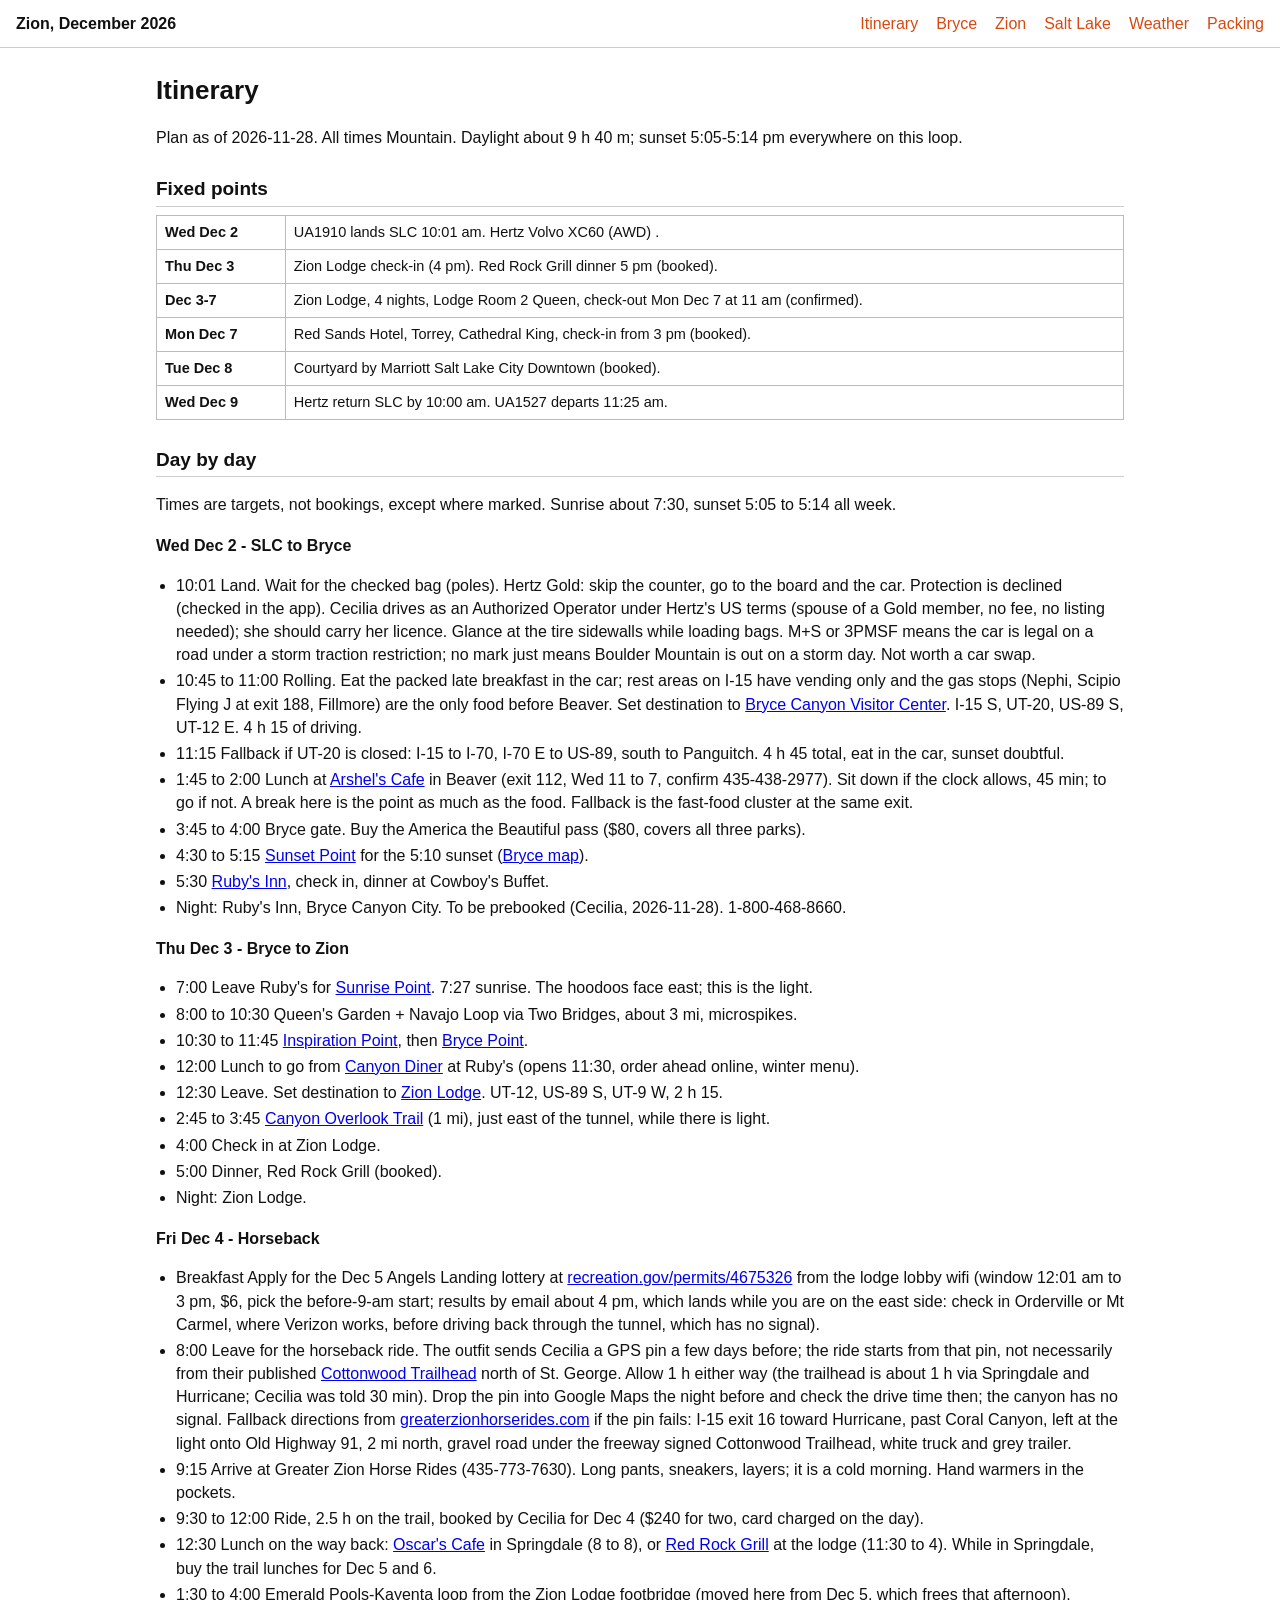
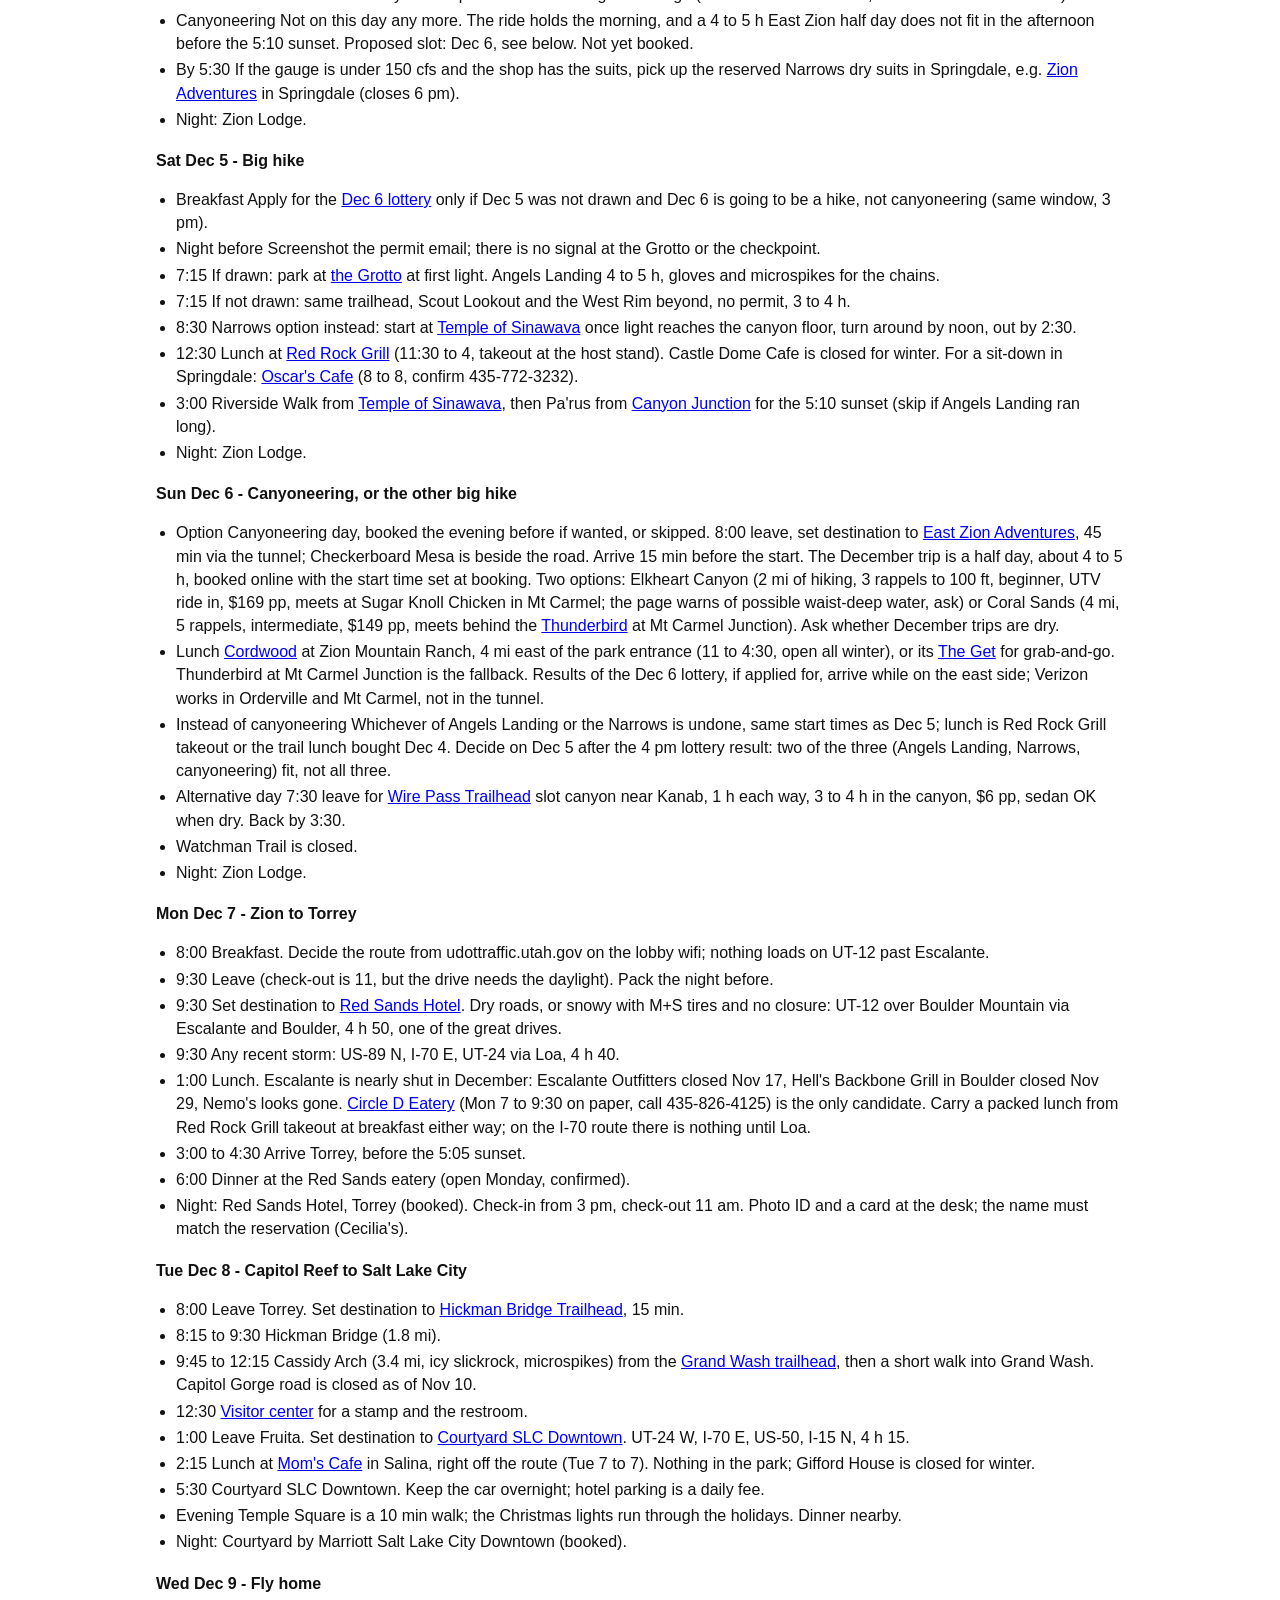
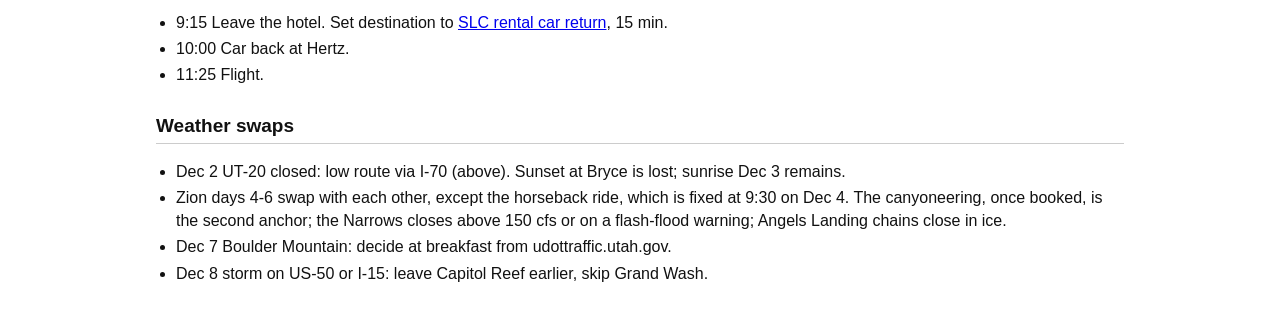
<file: index.html>
<!DOCTYPE html>
<html xmlns="http://www.w3.org/1999/xhtml" lang="" xml:lang="">
<head>
  <meta charset="utf-8" />
  <meta name="generator" content="pandoc" />
  <meta name="viewport" content="width=device-width, initial-scale=1.0, user-scalable=yes" />
  <title>Itinerary - Zion, December 2026</title>
  <style>
    code{white-space: pre-wrap;}
    span.smallcaps{font-variant: small-caps;}
    span.underline{text-decoration: underline;}
    div.column{display: inline-block; vertical-align: top; width: 50%;}
    div.hanging-indent{margin-left: 1.5em; text-indent: -1.5em;}
    ul.task-list{list-style: none;}
    .display.math{display: block; text-align: center; margin: 0.5rem auto;}
  </style>
  <link rel="stylesheet" href="site.css" />
  <!--[if lt IE 9]>
    <script src="//cdnjs.cloudflare.com/ajax/libs/html5shiv/3.7.3/html5shiv-printshiv.min.js"></script>
  <![endif]-->
</head>
<body><nav><span class="brand">Zion, December 2026</span><a href="index.html">Itinerary</a><a href="bryce.html">Bryce</a><a href="zion.html">Zion</a><a href="slc.html">Salt Lake</a><a href="weather.html">Weather</a><a href="packing.html">Packing</a></nav><main>

<h1 id="itinerary">Itinerary</h1>
<p>Plan as of 2026-11-28. All times Mountain. Daylight about 9 h 40 m; sunset 5:05-5:14 pm everywhere on this loop.</p>
<h2 id="fixed-points">Fixed points</h2>
<table>
<tbody>
<tr class="odd">
<td>Wed Dec 2</td>
<td>UA1910 lands SLC 10:01 am. Hertz Volvo XC60 (AWD) .</td>
</tr>
<tr class="even">
<td>Thu Dec 3</td>
<td>Zion Lodge check-in (4 pm). Red Rock Grill dinner 5 pm (booked).</td>
</tr>
<tr class="odd">
<td>Dec 3-7</td>
<td>Zion Lodge, 4 nights, Lodge Room 2 Queen, check-out Mon Dec 7 at 11 am (confirmed).</td>
</tr>
<tr class="even">
<td>Mon Dec 7</td>
<td>Red Sands Hotel, Torrey, Cathedral King, check-in from 3 pm (booked).</td>
</tr>
<tr class="odd">
<td>Tue Dec 8</td>
<td>Courtyard by Marriott Salt Lake City Downtown (booked).</td>
</tr>
<tr class="even">
<td>Wed Dec 9</td>
<td>Hertz return SLC by 10:00 am. UA1527 departs 11:25 am.</td>
</tr>
</tbody>
</table>
<h2 id="day-by-day">Day by day</h2>
<p>Times are targets, not bookings, except where marked. Sunrise about 7:30, sunset 5:05 to 5:14 all week.</p>
<h3 id="wed-dec-2---slc-to-bryce">Wed Dec 2 - SLC to Bryce</h3>
<ul>
<li>10:01 Land. Wait for the checked bag (poles). Hertz Gold: skip the counter, go to the board and the car. Protection is declined (checked in the app). Cecilia drives as an Authorized Operator under Hertz's US terms (spouse of a Gold member, no fee, no listing needed); she should carry her licence. Glance at the tire sidewalls while loading bags. M+S or 3PMSF means the car is legal on a road under a storm traction restriction; no mark just means Boulder Mountain is out on a storm day. Not worth a car swap.</li>
<li>10:45 to 11:00 Rolling. Eat the packed late breakfast in the car; rest areas on I-15 have vending only and the gas stops (Nephi, Scipio Flying J at exit 188, Fillmore) are the only food before Beaver. Set destination to <a href="https://www.google.com/maps/dir/?api=1&amp;destination=Bryce+Canyon+National+Park+Visitor+Center">Bryce Canyon Visitor Center</a>. I-15 S, UT-20, US-89 S, UT-12 E. 4 h 15 of driving.</li>
<li>11:15 Fallback if UT-20 is closed: I-15 to I-70, I-70 E to US-89, south to Panguitch. 4 h 45 total, eat in the car, sunset doubtful.</li>
<li>1:45 to 2:00 Lunch at <a href="https://www.google.com/maps/dir/?api=1&amp;destination=Arshel%27s+Cafe%2C+711+N+Main+St%2C+Beaver%2C+UT">Arshel's Cafe</a> in Beaver (exit 112, Wed 11 to 7, confirm 435-438-2977). Sit down if the clock allows, 45 min; to go if not. A break here is the point as much as the food. Fallback is the fast-food cluster at the same exit.</li>
<li>3:45 to 4:00 Bryce gate. Buy the America the Beautiful pass ($80, covers all three parks).</li>
<li>4:30 to 5:15 <a href="https://www.google.com/maps/dir/?api=1&amp;destination=Sunset+Point%2C+Bryce+Canyon+National+Park">Sunset Point</a> for the 5:10 sunset (<a href="bryce.html">Bryce map</a>).</li>
<li>5:30 <a href="https://www.google.com/maps/dir/?api=1&amp;destination=Best+Western+Plus+Ruby%27s+Inn%2C+Bryce+Canyon+City">Ruby's Inn</a>, check in, dinner at Cowboy's Buffet.</li>
<li>Night: Ruby's Inn, Bryce Canyon City. To be prebooked (Cecilia, 2026-11-28). 1-800-468-8660.</li>
</ul>
<h3 id="thu-dec-3---bryce-to-zion">Thu Dec 3 - Bryce to Zion</h3>
<ul>
<li>7:00 Leave Ruby's for <a href="https://www.google.com/maps/dir/?api=1&amp;destination=Sunrise+Point%2C+Bryce+Canyon+National+Park">Sunrise Point</a>. 7:27 sunrise. The hoodoos face east; this is the light.</li>
<li>8:00 to 10:30 Queen's Garden + Navajo Loop via Two Bridges, about 3 mi, microspikes.</li>
<li>10:30 to 11:45 <a href="https://www.google.com/maps/dir/?api=1&amp;destination=Inspiration+Point%2C+Bryce+Canyon+National+Park">Inspiration Point</a>, then <a href="https://www.google.com/maps/dir/?api=1&amp;destination=Bryce+Point%2C+Bryce+Canyon+National+Park">Bryce Point</a>.</li>
<li>12:00 Lunch to go from <a href="https://www.google.com/maps/dir/?api=1&amp;destination=Canyon+Diner%2C+Ruby%27s+Inn%2C+Bryce+Canyon+City%2C+UT">Canyon Diner</a> at Ruby's (opens 11:30, order ahead online, winter menu).</li>
<li>12:30 Leave. Set destination to <a href="https://www.google.com/maps/dir/?api=1&amp;destination=Zion+Lodge%2C+Springdale%2C+UT">Zion Lodge</a>. UT-12, US-89 S, UT-9 W, 2 h 15.</li>
<li>2:45 to 3:45 <a href="https://www.google.com/maps/dir/?api=1&amp;destination=Canyon+Overlook+Trailhead%2C+Zion+National+Park">Canyon Overlook Trail</a> (1 mi), just east of the tunnel, while there is light.</li>
<li>4:00 Check in at Zion Lodge.</li>
<li>5:00 Dinner, Red Rock Grill (booked).</li>
<li>Night: Zion Lodge.</li>
</ul>
<h3 id="fri-dec-4---horseback">Fri Dec 4 - Horseback</h3>
<ul>
<li>Breakfast Apply for the Dec 5 Angels Landing lottery at <a href="https://www.recreation.gov/permits/4675326">recreation.gov/permits/4675326</a> from the lodge lobby wifi (window 12:01 am to 3 pm, $6, pick the before-9-am start; results by email about 4 pm, which lands while you are on the east side: check in Orderville or Mt Carmel, where Verizon works, before driving back through the tunnel, which has no signal).</li>
<li>8:00 Leave for the horseback ride. The outfit sends Cecilia a GPS pin a few days before; the ride starts from that pin, not necessarily from their published <a href="https://www.google.com/maps/dir/?api=1&amp;destination=Cottonwood+Trailhead%2C+Old+Highway+91%2C+Washington%2C+UT">Cottonwood Trailhead</a> north of St. George. Allow 1 h either way (the trailhead is about 1 h via Springdale and Hurricane; Cecilia was told 30 min). Drop the pin into Google Maps the night before and check the drive time then; the canyon has no signal. Fallback directions from <a href="https://greaterzionhorserides.com/">greaterzionhorserides.com</a> if the pin fails: I-15 exit 16 toward Hurricane, past Coral Canyon, left at the light onto Old Highway 91, 2 mi north, gravel road under the freeway signed Cottonwood Trailhead, white truck and grey trailer.</li>
<li>9:15 Arrive at Greater Zion Horse Rides (435-773-7630). Long pants, sneakers, layers; it is a cold morning. Hand warmers in the pockets.</li>
<li>9:30 to 12:00 Ride, 2.5 h on the trail, booked by Cecilia for Dec 4 ($240 for two, card charged on the day).</li>
<li>12:30 Lunch on the way back: <a href="https://www.google.com/maps/dir/?api=1&amp;destination=Oscar%27s+Cafe%2C+948+Zion+Park+Blvd%2C+Springdale%2C+UT">Oscar's Cafe</a> in Springdale (8 to 8), or <a href="https://www.google.com/maps/dir/?api=1&amp;destination=Red+Rock+Grill%2C+Zion+Lodge%2C+Springdale%2C+UT">Red Rock Grill</a> at the lodge (11:30 to 4). While in Springdale, buy the trail lunches for Dec 5 and 6.</li>
<li>1:30 to 4:00 Emerald Pools-Kayenta loop from the Zion Lodge footbridge (moved here from Dec 5, which frees that afternoon).</li>
<li>Canyoneering Not on this day any more. The ride holds the morning, and a 4 to 5 h East Zion half day does not fit in the afternoon before the 5:10 sunset. Proposed slot: Dec 6, see below. Not yet booked.</li>
<li>By 5:30 If the gauge is under 150 cfs and the shop has the suits, pick up the reserved Narrows dry suits in Springdale, e.g. <a href="https://www.google.com/maps/dir/?api=1&amp;destination=Zion+Adventures%2C+36+Lion+Blvd%2C+Springdale%2C+UT">Zion Adventures</a> in Springdale (closes 6 pm).</li>
<li>Night: Zion Lodge.</li>
</ul>
<h3 id="sat-dec-5---big-hike">Sat Dec 5 - Big hike</h3>
<ul>
<li>Breakfast Apply for the <a href="https://www.recreation.gov/permits/4675326">Dec 6 lottery</a> only if Dec 5 was not drawn and Dec 6 is going to be a hike, not canyoneering (same window, 3 pm).</li>
<li>Night before Screenshot the permit email; there is no signal at the Grotto or the checkpoint.</li>
<li>7:15 If drawn: park at <a href="https://www.google.com/maps/dir/?api=1&amp;destination=The+Grotto+Trailhead%2C+Zion+National+Park">the Grotto</a> at first light. Angels Landing 4 to 5 h, gloves and microspikes for the chains.</li>
<li>7:15 If not drawn: same trailhead, Scout Lookout and the West Rim beyond, no permit, 3 to 4 h.</li>
<li>8:30 Narrows option instead: start at <a href="https://www.google.com/maps/dir/?api=1&amp;destination=Temple+of+Sinawava%2C+Zion+National+Park">Temple of Sinawava</a> once light reaches the canyon floor, turn around by noon, out by 2:30.</li>
<li>12:30 Lunch at <a href="https://www.google.com/maps/dir/?api=1&amp;destination=Red+Rock+Grill%2C+Zion+Lodge%2C+Springdale%2C+UT">Red Rock Grill</a> (11:30 to 4, takeout at the host stand). Castle Dome Cafe is closed for winter. For a sit-down in Springdale: <a href="https://www.google.com/maps/dir/?api=1&amp;destination=Oscar%27s+Cafe%2C+948+Zion+Park+Blvd%2C+Springdale%2C+UT">Oscar's Cafe</a> (8 to 8, confirm 435-772-3232).</li>
<li>3:00 Riverside Walk from <a href="https://www.google.com/maps/dir/?api=1&amp;destination=Temple+of+Sinawava%2C+Zion+National+Park">Temple of Sinawava</a>, then Pa'rus from <a href="https://www.google.com/maps/dir/?api=1&amp;destination=Canyon+Junction%2C+Zion+National+Park">Canyon Junction</a> for the 5:10 sunset (skip if Angels Landing ran long).</li>
<li>Night: Zion Lodge.</li>
</ul>
<h3 id="sun-dec-6---canyoneering-or-the-other-big-hike">Sun Dec 6 - Canyoneering, or the other big hike</h3>
<ul>
<li>Option Canyoneering day, booked the evening before if wanted, or skipped. 8:00 leave, set destination to <a href="https://www.google.com/maps/dir/?api=1&amp;destination=East+Zion+Adventures%2C+Orderville%2C+UT">East Zion Adventures</a>, 45 min via the tunnel; Checkerboard Mesa is beside the road. Arrive 15 min before the start. The December trip is a half day, about 4 to 5 h, booked online with the start time set at booking. Two options: Elkheart Canyon (2 mi of hiking, 3 rappels to 100 ft, beginner, UTV ride in, $169 pp, meets at Sugar Knoll Chicken in Mt Carmel; the page warns of possible waist-deep water, ask) or Coral Sands (4 mi, 5 rappels, intermediate, $149 pp, meets behind the <a href="https://www.google.com/maps/dir/?api=1&amp;destination=Thunderbird+Restaurant%2C+Mt+Carmel+Junction%2C+UT">Thunderbird</a> at Mt Carmel Junction). Ask whether December trips are dry.</li>
<li>Lunch <a href="https://www.google.com/maps/dir/?api=1&amp;destination=Cordwood+Restaurant%2C+Zion+Mountain+Ranch%2C+Mt+Carmel%2C+UT">Cordwood</a> at Zion Mountain Ranch, 4 mi east of the park entrance (11 to 4:30, open all winter), or its <a href="https://www.google.com/maps/dir/?api=1&amp;destination=The+Get%2C+Zion+Mountain+Ranch%2C+Mt+Carmel%2C+UT">The Get</a> for grab-and-go. Thunderbird at Mt Carmel Junction is the fallback. Results of the Dec 6 lottery, if applied for, arrive while on the east side; Verizon works in Orderville and Mt Carmel, not in the tunnel.</li>
<li>Instead of canyoneering Whichever of Angels Landing or the Narrows is undone, same start times as Dec 5; lunch is Red Rock Grill takeout or the trail lunch bought Dec 4. Decide on Dec 5 after the 4 pm lottery result: two of the three (Angels Landing, Narrows, canyoneering) fit, not all three.</li>
<li>Alternative day 7:30 leave for <a href="https://www.google.com/maps/dir/?api=1&amp;destination=Wire+Pass+Trailhead">Wire Pass Trailhead</a> slot canyon near Kanab, 1 h each way, 3 to 4 h in the canyon, $6 pp, sedan OK when dry. Back by 3:30.</li>
<li>Watchman Trail is closed.</li>
<li>Night: Zion Lodge.</li>
</ul>
<h3 id="mon-dec-7---zion-to-torrey">Mon Dec 7 - Zion to Torrey</h3>
<ul>
<li>8:00 Breakfast. Decide the route from udottraffic.utah.gov on the lobby wifi; nothing loads on UT-12 past Escalante.</li>
<li>9:30 Leave (check-out is 11, but the drive needs the daylight). Pack the night before.</li>
<li>9:30 Set destination to <a href="https://www.google.com/maps/dir/?api=1&amp;destination=Red+Sands+Hotel%2C+Torrey%2C+UT">Red Sands Hotel</a>. Dry roads, or snowy with M+S tires and no closure: UT-12 over Boulder Mountain via Escalante and Boulder, 4 h 50, one of the great drives.</li>
<li>9:30 Any recent storm: US-89 N, I-70 E, UT-24 via Loa, 4 h 40.</li>
<li>1:00 Lunch. Escalante is nearly shut in December: Escalante Outfitters closed Nov 17, Hell's Backbone Grill in Boulder closed Nov 29, Nemo's looks gone. <a href="https://www.google.com/maps/dir/?api=1&amp;destination=Circle+D+Eatery%2C+475+W+Main+St%2C+Escalante%2C+UT">Circle D Eatery</a> (Mon 7 to 9:30 on paper, call 435-826-4125) is the only candidate. Carry a packed lunch from Red Rock Grill takeout at breakfast either way; on the I-70 route there is nothing until Loa.</li>
<li>3:00 to 4:30 Arrive Torrey, before the 5:05 sunset.</li>
<li>6:00 Dinner at the Red Sands eatery (open Monday, confirmed).</li>
<li>Night: Red Sands Hotel, Torrey (booked). Check-in from 3 pm, check-out 11 am. Photo ID and a card at the desk; the name must match the reservation (Cecilia's).</li>
</ul>
<h3 id="tue-dec-8---capitol-reef-to-salt-lake-city">Tue Dec 8 - Capitol Reef to Salt Lake City</h3>
<ul>
<li>8:00 Leave Torrey. Set destination to <a href="https://www.google.com/maps/dir/?api=1&amp;destination=Hickman+Bridge+Trailhead%2C+Capitol+Reef+National+Park">Hickman Bridge Trailhead</a>, 15 min.</li>
<li>8:15 to 9:30 Hickman Bridge (1.8 mi).</li>
<li>9:45 to 12:15 Cassidy Arch (3.4 mi, icy slickrock, microspikes) from the <a href="https://www.google.com/maps/dir/?api=1&amp;destination=Grand+Wash+Trailhead%2C+Capitol+Reef+National+Park">Grand Wash trailhead</a>, then a short walk into Grand Wash. Capitol Gorge road is closed as of Nov 10.</li>
<li>12:30 <a href="https://www.google.com/maps/dir/?api=1&amp;destination=Capitol+Reef+Visitor+Center">Visitor center</a> for a stamp and the restroom.</li>
<li>1:00 Leave Fruita. Set destination to <a href="https://www.google.com/maps/dir/?api=1&amp;destination=Courtyard+by+Marriott+Salt+Lake+City+Downtown">Courtyard SLC Downtown</a>. UT-24 W, I-70 E, US-50, I-15 N, 4 h 15.</li>
<li>2:15 Lunch at <a href="https://www.google.com/maps/dir/?api=1&amp;destination=Mom%27s+Cafe%2C+10+E+Main+St%2C+Salina%2C+UT">Mom's Cafe</a> in Salina, right off the route (Tue 7 to 7). Nothing in the park; Gifford House is closed for winter.</li>
<li>5:30 Courtyard SLC Downtown. Keep the car overnight; hotel parking is a daily fee.</li>
<li>Evening Temple Square is a 10 min walk; the Christmas lights run through the holidays. Dinner nearby.</li>
<li>Night: Courtyard by Marriott Salt Lake City Downtown (booked).</li>
</ul>
<h3 id="wed-dec-9---fly-home">Wed Dec 9 - Fly home</h3>
<ul>
<li>9:15 Leave the hotel. Set destination to <a href="https://www.google.com/maps/dir/?api=1&amp;destination=Salt+Lake+City+International+Airport+Rental+Car+Return">SLC rental car return</a>, 15 min.</li>
<li>10:00 Car back at Hertz.</li>
<li>11:25 Flight.</li>
</ul>
<h2 id="weather-swaps">Weather swaps</h2>
<ul>
<li>Dec 2 UT-20 closed: low route via I-70 (above). Sunset at Bryce is lost; sunrise Dec 3 remains.</li>
<li>Zion days 4-6 swap with each other, except the horseback ride, which is fixed at 9:30 on Dec 4. The canyoneering, once booked, is the second anchor; the Narrows closes above 150 cfs or on a flash-flood warning; Angels Landing chains close in ice.</li>
<li>Dec 7 Boulder Mountain: decide at breakfast from udottraffic.utah.gov.</li>
<li>Dec 8 storm on US-50 or I-15: leave Capitol Reef earlier, skip Grand Wash.</li>
</ul>
</main></body>
</html>
</file>
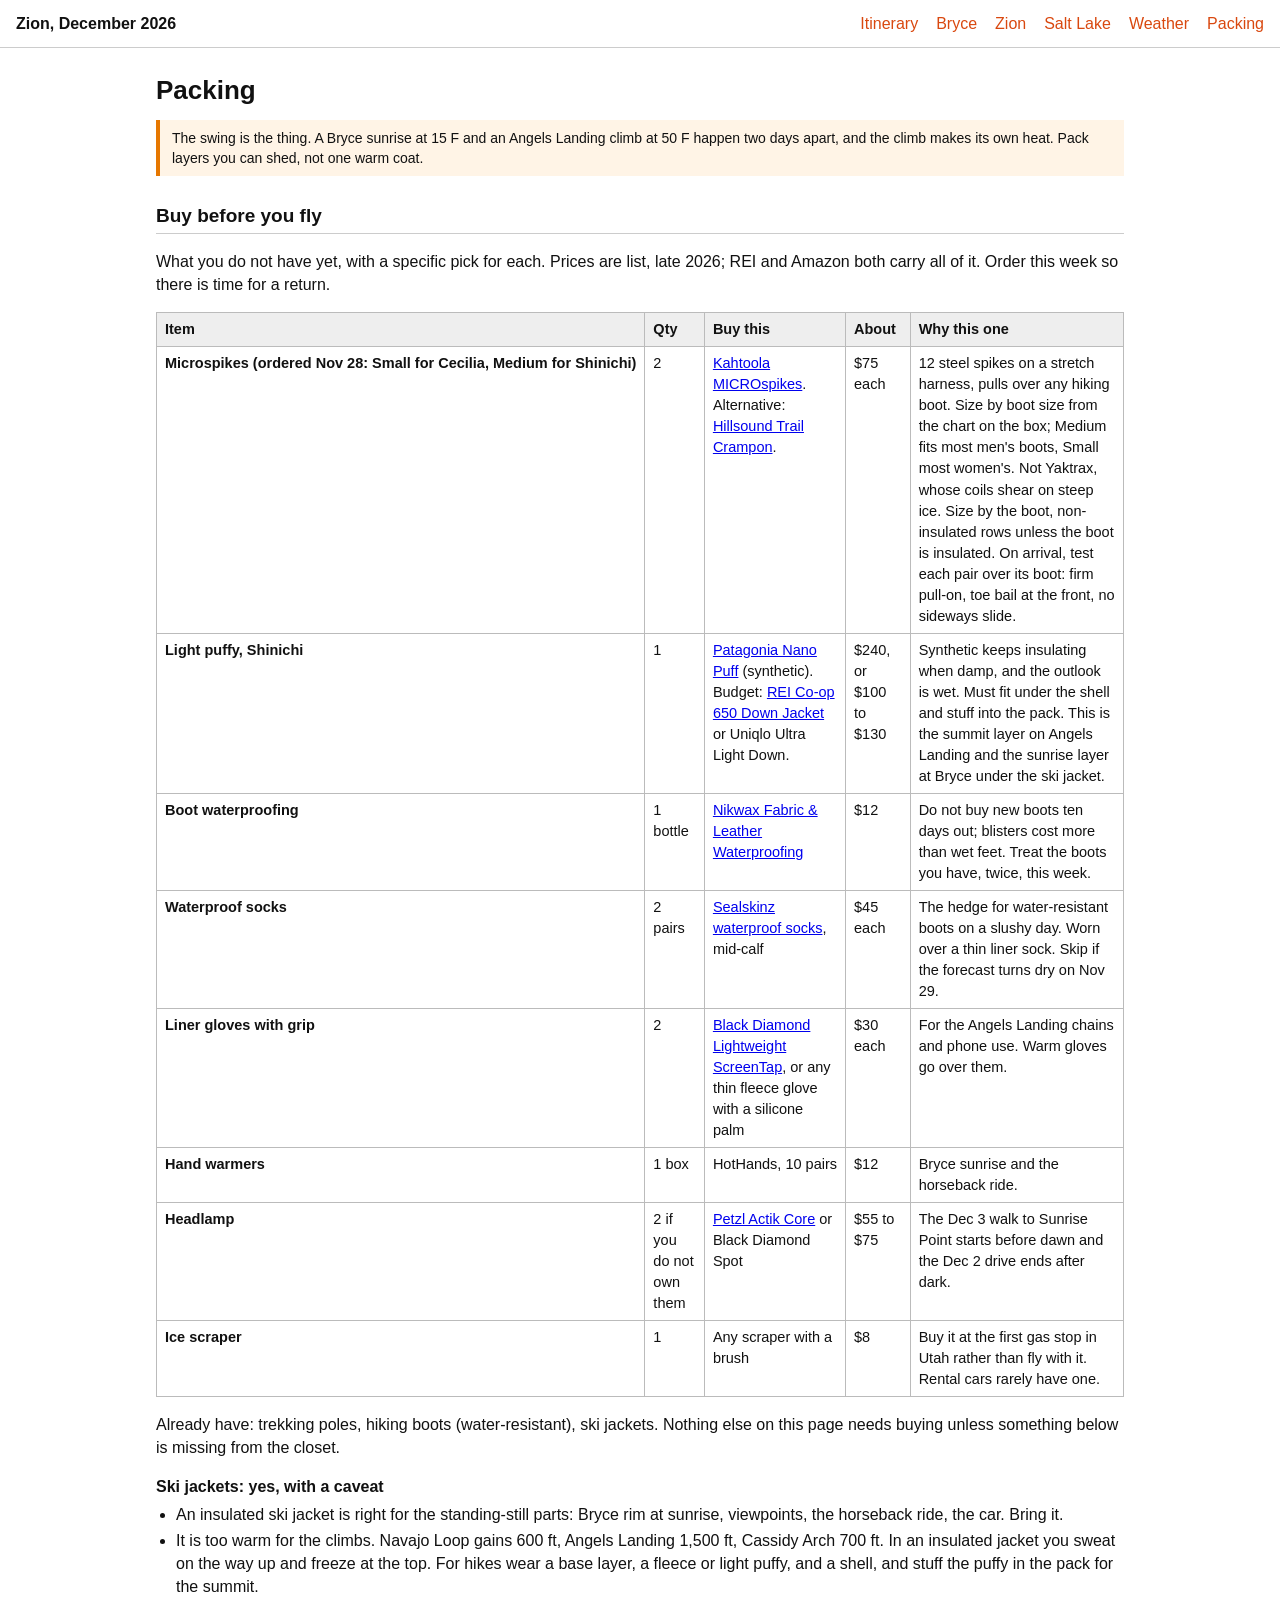
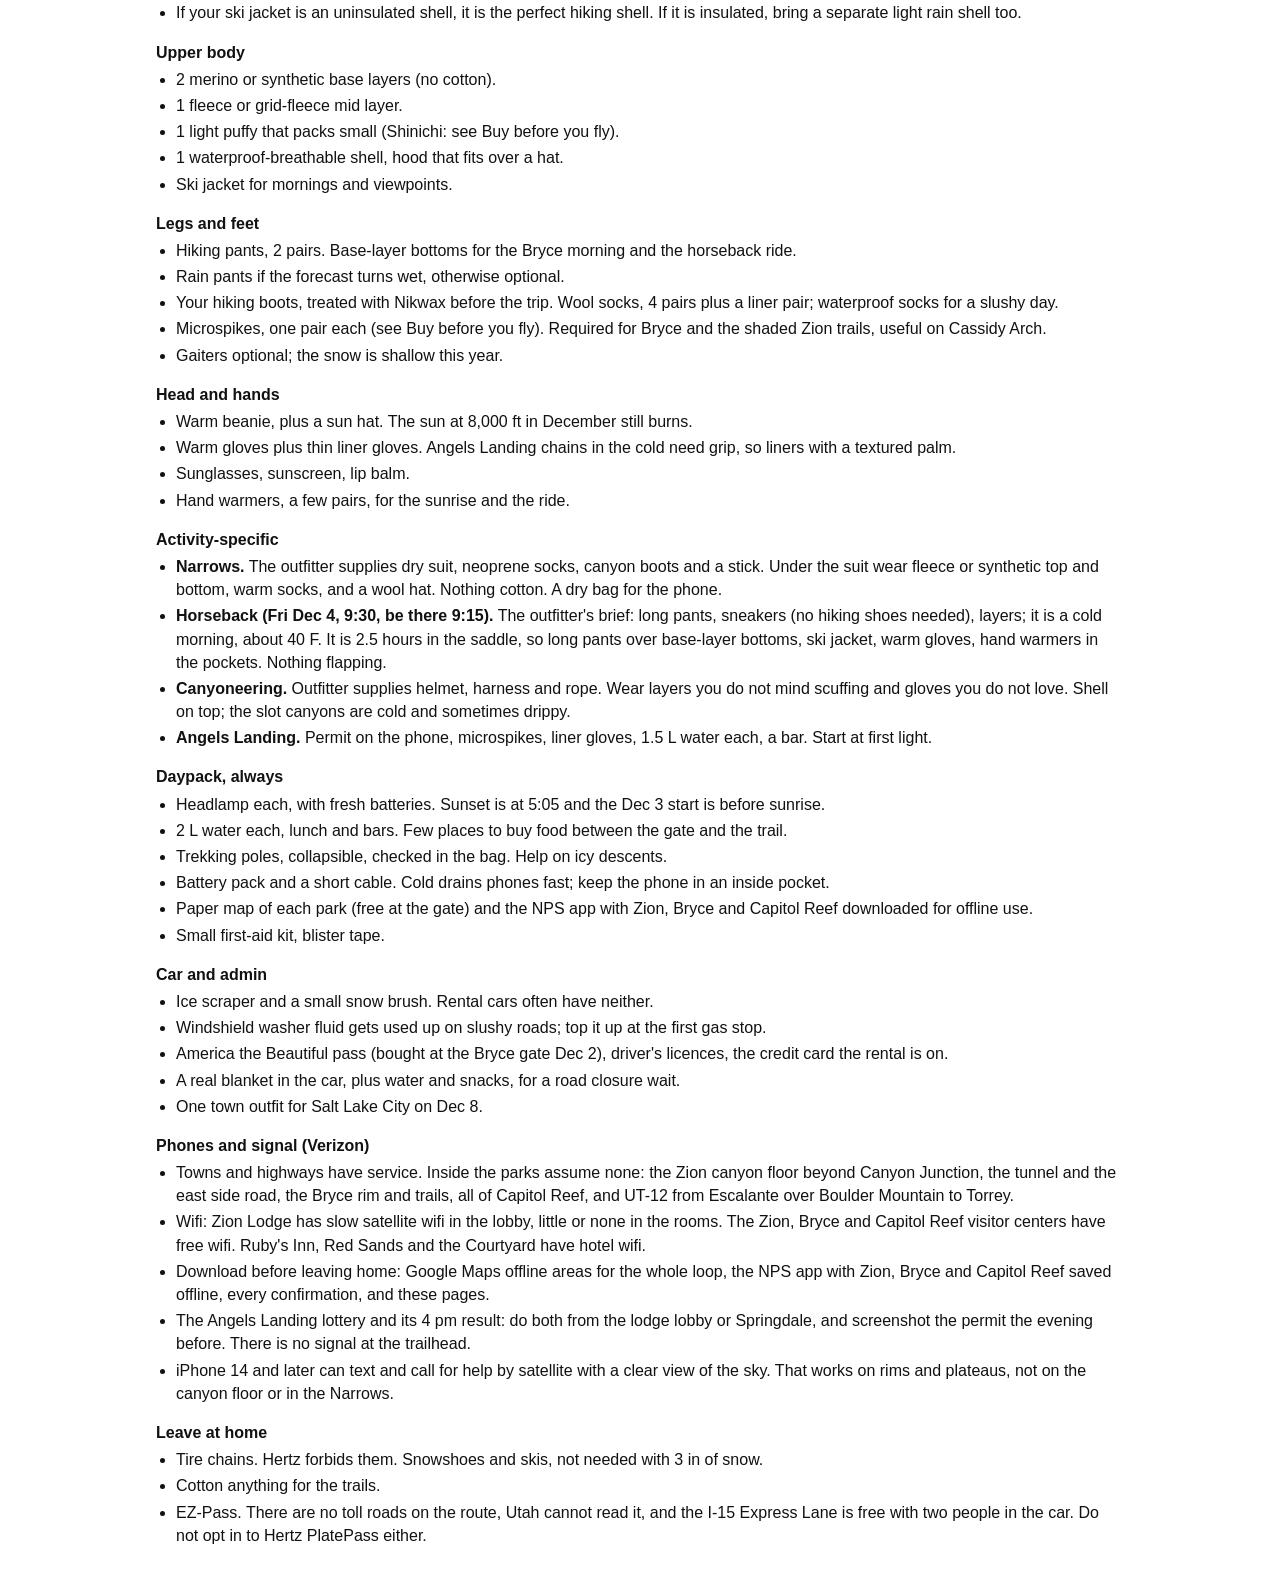
<file: packing.html>
<!doctype html>
<html lang="en">
<head>
<meta charset="utf-8">
<meta name="viewport" content="width=device-width, initial-scale=1">
<title>Packing - Zion, December 2026</title>
<link rel="stylesheet" href="site.css">
<style>
  .grid { display:grid; grid-template-columns:repeat(auto-fit, minmax(230px, 1fr)); gap:14px; margin:10px 0 18px; }
  .card { border:1px solid #ccc; border-radius:6px; padding:10px 12px; }
  .card h3 { margin:0 0 6px; font-size:16px; }
  .card .meta { color:#555; font-size:12.5px; margin-bottom:6px; }
  .period { display:grid; grid-template-columns:78px 36px 1fr; gap:6px; font-size:13px; padding:3px 0; border-top:1px solid #eee; }
  .period .t { font-weight:600; text-align:right; }
  .period .n { color:#333; }
  .night { color:#666; }
  .gauge { font-size:28px; font-weight:700; }
  .ok { color:#2b8a3e; } .warn { color:#e67700; } .bad { color:#c92a2a; }
  .outlook img { max-width:100%; height:auto; border:1px solid #ddd; }
  .two { display:grid; grid-template-columns:1fr 1fr; gap:14px; }
  @media (max-width:700px){ .two { grid-template-columns:1fr; } }
  .pack h3 { margin:16px 0 4px; font-size:16px; }
  .pack ul { margin:0 0 6px; }
  .note { background:#fff4e6; border-left:4px solid #e67700; padding:8px 12px; margin:10px 0 16px; font-size:14px; }
  small.src { color:#777; }
</style>
</head>
<body>
<nav><span class="brand">Zion, December 2026</span><a href="index.html">Itinerary</a><a href="bryce.html">Bryce</a><a href="zion.html">Zion</a><a href="slc.html">Salt Lake</a><a href="weather.html">Weather</a><a href="packing.html">Packing</a></nav>
<main>
<h1>Packing</h1>

<div class="note">The swing is the thing. A Bryce sunrise at 15 F and an Angels Landing climb at 50 F happen two days apart, and the climb makes its own heat. Pack layers you can shed, not one warm coat.</div>

<h2>Buy before you fly</h2>
<p>What you do not have yet, with a specific pick for each. Prices are list, late 2026; REI and Amazon both carry all of it. Order this week so there is time for a return.</p>
<table>
<tr><th>Item</th><th>Qty</th><th>Buy this</th><th>About</th><th>Why this one</th></tr>
<tr><td>Microspikes (ordered Nov 28: Small for Cecilia, Medium for Shinichi)</td><td>2</td><td><a href="https://www.rei.com/search?q=kahtoola+microspikes" target="_blank" rel="noopener">Kahtoola MICROspikes</a>. Alternative: <a href="https://www.rei.com/search?q=hillsound+trail+crampon" target="_blank" rel="noopener">Hillsound Trail Crampon</a>.</td><td>$75 each</td><td>12 steel spikes on a stretch harness, pulls over any hiking boot. Size by boot size from the chart on the box; Medium fits most men's boots, Small most women's. Not Yaktrax, whose coils shear on steep ice. Size by the boot, non-insulated rows unless the boot is insulated. On arrival, test each pair over its boot: firm pull-on, toe bail at the front, no sideways slide.</td></tr>
<tr><td>Light puffy, Shinichi</td><td>1</td><td><a href="https://www.rei.com/search?q=patagonia+nano+puff" target="_blank" rel="noopener">Patagonia Nano Puff</a> (synthetic). Budget: <a href="https://www.rei.com/search?q=rei+co-op+650+down+jacket" target="_blank" rel="noopener">REI Co-op 650 Down Jacket</a> or Uniqlo Ultra Light Down.</td><td>$240, or $100 to $130</td><td>Synthetic keeps insulating when damp, and the outlook is wet. Must fit under the shell and stuff into the pack. This is the summit layer on Angels Landing and the sunrise layer at Bryce under the ski jacket.</td></tr>
<tr><td>Boot waterproofing</td><td>1 bottle</td><td><a href="https://www.rei.com/search?q=nikwax+fabric+leather+waterproofing" target="_blank" rel="noopener">Nikwax Fabric &amp; Leather Waterproofing</a></td><td>$12</td><td>Do not buy new boots ten days out; blisters cost more than wet feet. Treat the boots you have, twice, this week.</td></tr>
<tr><td>Waterproof socks</td><td>2 pairs</td><td><a href="https://www.rei.com/search?q=sealskinz+waterproof+socks" target="_blank" rel="noopener">Sealskinz waterproof socks</a>, mid-calf</td><td>$45 each</td><td>The hedge for water-resistant boots on a slushy day. Worn over a thin liner sock. Skip if the forecast turns dry on Nov 29.</td></tr>
<tr><td>Liner gloves with grip</td><td>2</td><td><a href="https://www.rei.com/search?q=black+diamond+lightweight+screentap+gloves" target="_blank" rel="noopener">Black Diamond Lightweight ScreenTap</a>, or any thin fleece glove with a silicone palm</td><td>$30 each</td><td>For the Angels Landing chains and phone use. Warm gloves go over them.</td></tr>
<tr><td>Hand warmers</td><td>1 box</td><td>HotHands, 10 pairs</td><td>$12</td><td>Bryce sunrise and the horseback ride.</td></tr>
<tr><td>Headlamp</td><td>2 if you do not own them</td><td><a href="https://www.rei.com/search?q=petzl+actik+core" target="_blank" rel="noopener">Petzl Actik Core</a> or Black Diamond Spot</td><td>$55 to $75</td><td>The Dec 3 walk to Sunrise Point starts before dawn and the Dec 2 drive ends after dark.</td></tr>
<tr><td>Ice scraper</td><td>1</td><td>Any scraper with a brush</td><td>$8</td><td>Buy it at the first gas stop in Utah rather than fly with it. Rental cars rarely have one.</td></tr>
</table>
<p>Already have: trekking poles, hiking boots (water-resistant), ski jackets. Nothing else on this page needs buying unless something below is missing from the closet.</p>
<div class="pack">
<h3>Ski jackets: yes, with a caveat</h3>
<ul>
  <li>An insulated ski jacket is right for the standing-still parts: Bryce rim at sunrise, viewpoints, the horseback ride, the car. Bring it.</li>
  <li>It is too warm for the climbs. Navajo Loop gains 600 ft, Angels Landing 1,500 ft, Cassidy Arch 700 ft. In an insulated jacket you sweat on the way up and freeze at the top. For hikes wear a base layer, a fleece or light puffy, and a shell, and stuff the puffy in the pack for the summit.</li>
  <li>If your ski jacket is an uninsulated shell, it is the perfect hiking shell. If it is insulated, bring a separate light rain shell too.</li>
</ul>

<h3>Upper body</h3>
<ul>
  <li>2 merino or synthetic base layers (no cotton).</li>
  <li>1 fleece or grid-fleece mid layer.</li>
  <li>1 light puffy that packs small (Shinichi: see Buy before you fly).</li>
  <li>1 waterproof-breathable shell, hood that fits over a hat.</li>
  <li>Ski jacket for mornings and viewpoints.</li>
</ul>

<h3>Legs and feet</h3>
<ul>
  <li>Hiking pants, 2 pairs. Base-layer bottoms for the Bryce morning and the horseback ride.</li>
  <li>Rain pants if the forecast turns wet, otherwise optional.</li>
  <li>Your hiking boots, treated with Nikwax before the trip. Wool socks, 4 pairs plus a liner pair; waterproof socks for a slushy day.</li>
  <li>Microspikes, one pair each (see Buy before you fly). Required for Bryce and the shaded Zion trails, useful on Cassidy Arch.</li>
  <li>Gaiters optional; the snow is shallow this year.</li>
</ul>

<h3>Head and hands</h3>
<ul>
  <li>Warm beanie, plus a sun hat. The sun at 8,000 ft in December still burns.</li>
  <li>Warm gloves plus thin liner gloves. Angels Landing chains in the cold need grip, so liners with a textured palm.</li>
  <li>Sunglasses, sunscreen, lip balm.</li>
  <li>Hand warmers, a few pairs, for the sunrise and the ride.</li>
</ul>

<h3>Activity-specific</h3>
<ul>
  <li><b>Narrows.</b> The outfitter supplies dry suit, neoprene socks, canyon boots and a stick. Under the suit wear fleece or synthetic top and bottom, warm socks, and a wool hat. Nothing cotton. A dry bag for the phone.</li>
  <li><b>Horseback (Fri Dec 4, 9:30, be there 9:15).</b> The outfitter's brief: long pants, sneakers (no hiking shoes needed), layers; it is a cold morning, about 40 F. It is 2.5 hours in the saddle, so long pants over base-layer bottoms, ski jacket, warm gloves, hand warmers in the pockets. Nothing flapping.</li>
  <li><b>Canyoneering.</b> Outfitter supplies helmet, harness and rope. Wear layers you do not mind scuffing and gloves you do not love. Shell on top; the slot canyons are cold and sometimes drippy.</li>
  <li><b>Angels Landing.</b> Permit on the phone, microspikes, liner gloves, 1.5 L water each, a bar. Start at first light.</li>
</ul>

<h3>Daypack, always</h3>
<ul>
  <li>Headlamp each, with fresh batteries. Sunset is at 5:05 and the Dec 3 start is before sunrise.</li>
  <li>2 L water each, lunch and bars. Few places to buy food between the gate and the trail.</li>
  <li>Trekking poles, collapsible, checked in the bag. Help on icy descents.</li>
  <li>Battery pack and a short cable. Cold drains phones fast; keep the phone in an inside pocket.</li>
  <li>Paper map of each park (free at the gate) and the NPS app with Zion, Bryce and Capitol Reef downloaded for offline use.</li>
  <li>Small first-aid kit, blister tape.</li>
</ul>

<h3>Car and admin</h3>
<ul>
  <li>Ice scraper and a small snow brush. Rental cars often have neither.</li>
  <li>Windshield washer fluid gets used up on slushy roads; top it up at the first gas stop.</li>
  <li>America the Beautiful pass (bought at the Bryce gate Dec 2), driver's licences, the credit card the rental is on.</li>
  <li>A real blanket in the car, plus water and snacks, for a road closure wait.</li>
  <li>One town outfit for Salt Lake City on Dec 8.</li>
</ul>

<h3>Phones and signal (Verizon)</h3>
<ul>
  <li>Towns and highways have service. Inside the parks assume none: the Zion canyon floor beyond Canyon Junction, the tunnel and the east side road, the Bryce rim and trails, all of Capitol Reef, and UT-12 from Escalante over Boulder Mountain to Torrey.</li>
  <li>Wifi: Zion Lodge has slow satellite wifi in the lobby, little or none in the rooms. The Zion, Bryce and Capitol Reef visitor centers have free wifi. Ruby's Inn, Red Sands and the Courtyard have hotel wifi.</li>
  <li>Download before leaving home: Google Maps offline areas for the whole loop, the NPS app with Zion, Bryce and Capitol Reef saved offline, every confirmation, and these pages.</li>
  <li>The Angels Landing lottery and its 4 pm result: do both from the lodge lobby or Springdale, and screenshot the permit the evening before. There is no signal at the trailhead.</li>
  <li>iPhone 14 and later can text and call for help by satellite with a clear view of the sky. That works on rims and plateaus, not on the canyon floor or in the Narrows.</li>
</ul>

<h3>Leave at home</h3>
<ul>
  <li>Tire chains. Hertz forbids them. Snowshoes and skis, not needed with 3 in of snow.</li>
  <li>Cotton anything for the trails.</li>
  <li>EZ-Pass. There are no toll roads on the route, Utah cannot read it, and the I-15 Express Lane is free with two people in the car. Do not opt in to Hertz PlatePass either.</li>
</ul>
</div>

</main>
</body>
</html>
</file>
<file: site.css>
:root { --ink:#111; --muted:#555; --rule:#ccc; --accent:#d9480f; }
* { box-sizing:border-box; }
body { margin:0; background:#fff; color:var(--ink); font-family:-apple-system,"Helvetica Neue",Helvetica,Arial,sans-serif; font-size:16px; line-height:1.45; }
nav { display:flex; gap:18px; align-items:baseline; padding:12px 16px; border-bottom:1px solid var(--rule); }
nav .brand { font-weight:700; margin-right:auto; }
nav a { color:var(--accent); text-decoration:none; } nav a:hover { text-decoration:underline; }
main { max-width:1000px; margin:0 auto; padding:16px; }
h1 { font-size:26px; margin:8px 0 6px; } h2 { font-size:19px; margin:26px 0 8px; border-bottom:1px solid var(--rule); padding-bottom:3px; } h3 { font-size:16px; margin:18px 0 4px; }
table { border-collapse:collapse; width:100%; margin:8px 0 16px; font-size:14.5px; }
th,td { border:1px solid #bbb; padding:6px 8px; vertical-align:top; text-align:left; }
th { background:#eee; } td:first-child { white-space:nowrap; font-weight:600; }
ul { padding-left:20px; } li { margin:3px 0; }
@media (max-width:640px){ td:first-child { white-space:normal; } table { font-size:13.5px; } }
</file>
